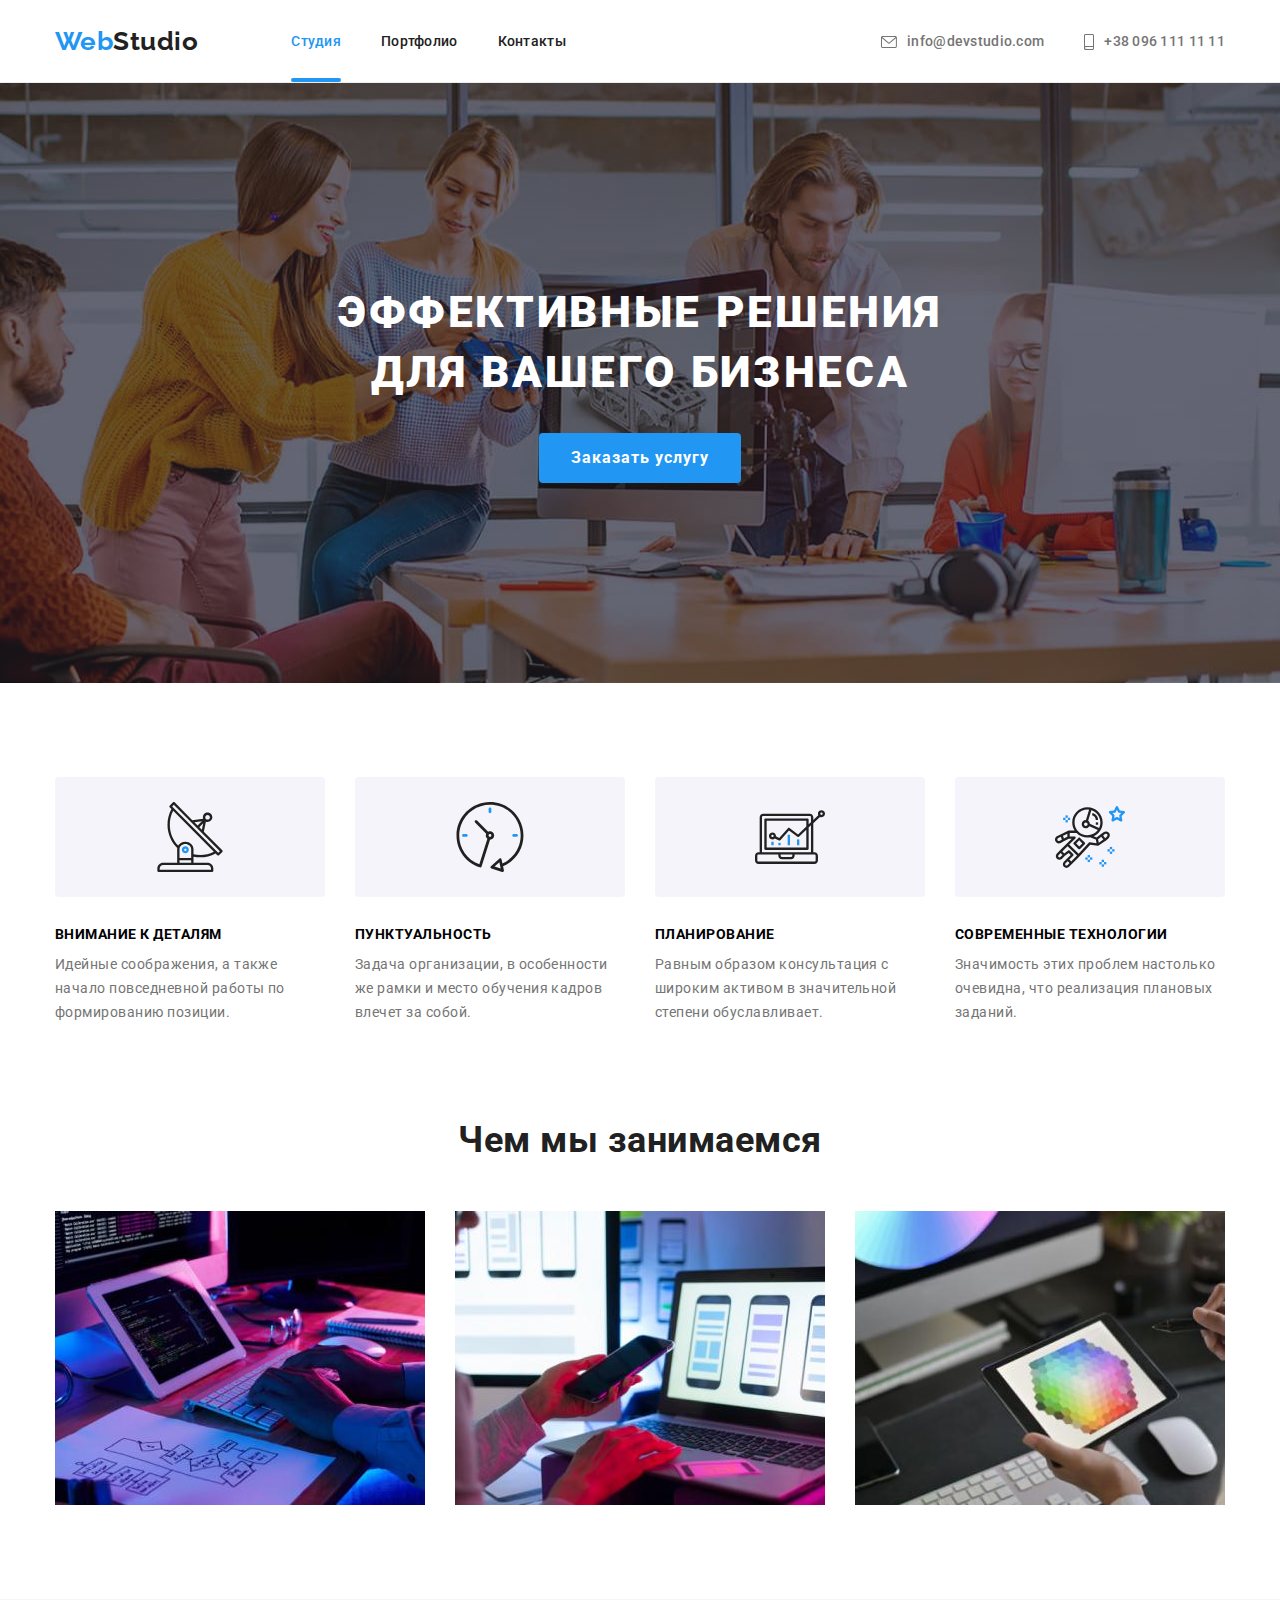
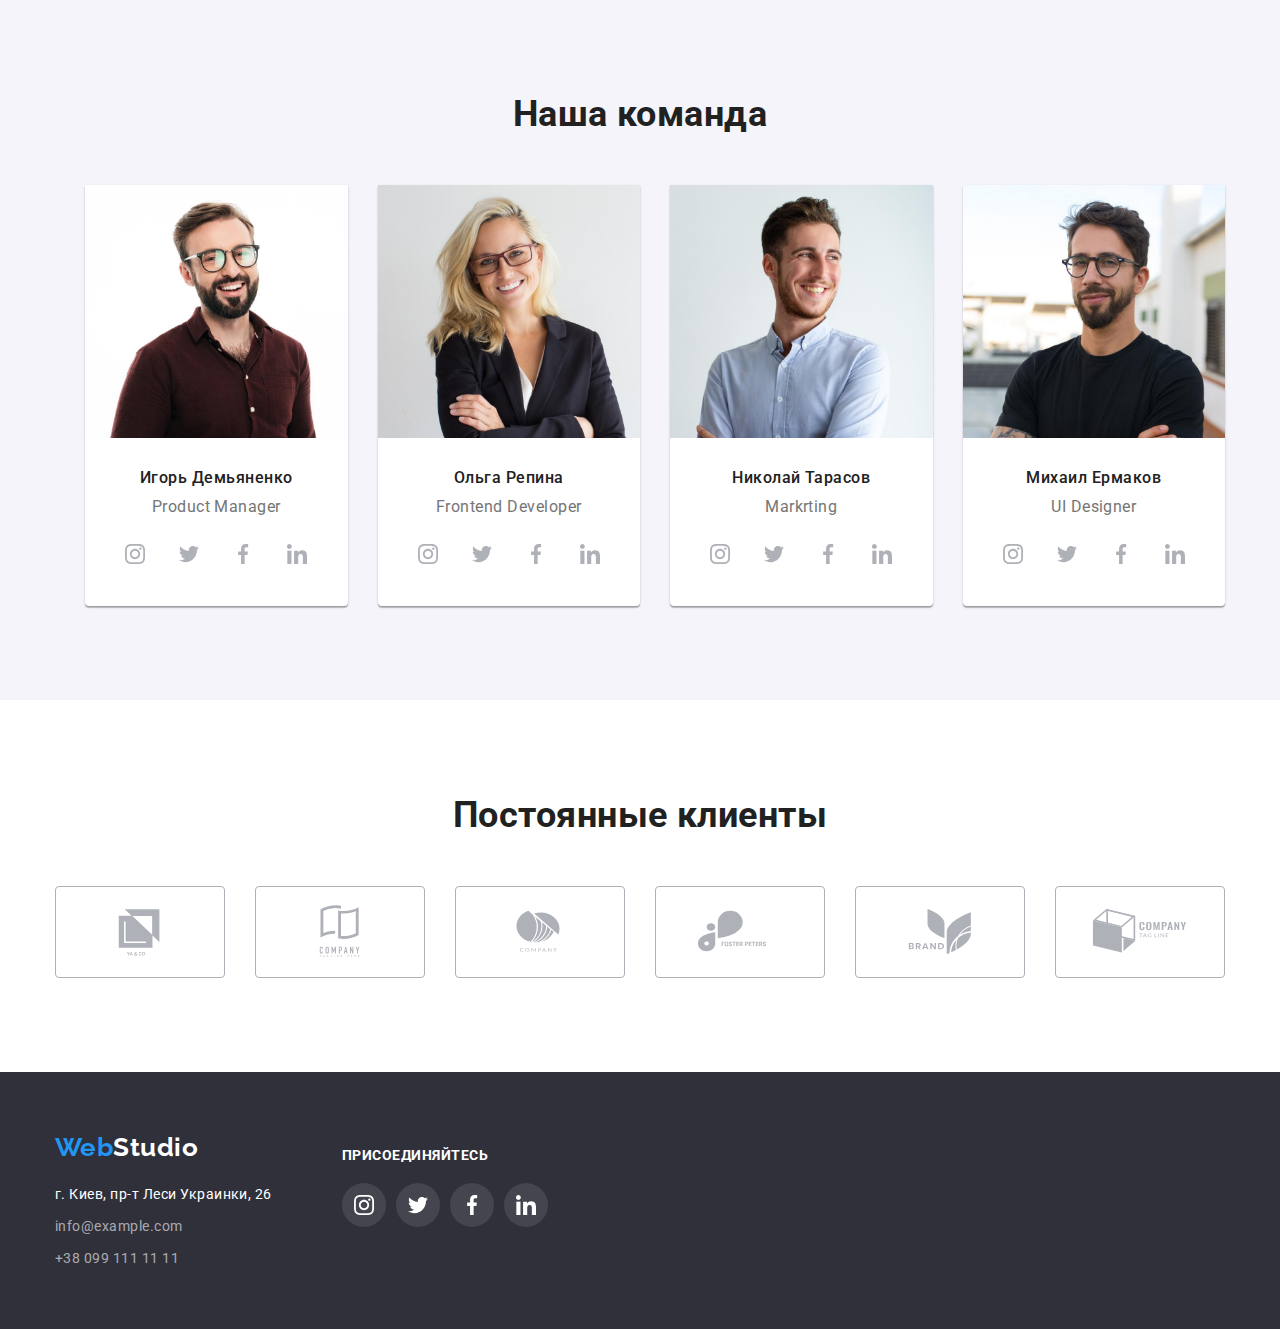
<file: index.html>
<!DOCTYPE html>
<html lang="ru">
  <head>
    <meta charset="UTF-8" />
    <meta http-equiv="X-UA-Compatible" content="IE=edge" />
    <meta name="viewport" content="width=device-width, initial-scale=1.0" />
    <title>Document</title>
    <link rel="preconnect" href="https://fonts.googleapis.com" />
    <link rel="preconnect" href="https://fonts.gstatic.com" crossorigin />

    <!-- External Styles table  -->

    <link
      href="https://fonts.googleapis.com/css2?family=Raleway:wght@700&family=Roboto:wght@400;500;700;900&display=swap"
      rel="stylesheet"
    />
    <link
      href="https://cdnjs.cloudflare.com/ajax/libs/modern-normalize/1.1.0/modern-normalize.css"
      rel="stylesheet"
    />
    <link rel="stylesheet" href="./css/styles.css" />
  </head>
  <body>

    <!--              Хедер навигация            -->

  <header class="header header-border">
      <div class="container header-container">
        <nav class="header-navigation">
          <a href="index.html" class="header-logo link accent"
            >Web<span class="header-logo-text">Studio</span></a>
          <ul class="header-list list">
            <li class="header-item">
              <a class="header-link link current currentLink" href="./index.html"
                >Студия</a>
            </li>
            <li class="header-item">
              <a class="header-link link" href="./portfolio.html">Портфолио</a>
            </li>
            <li class="header-item">
              <a class="header-link link" href="">Контакты</a>
            </li>
          </ul>
        </nav>

        <!--             хедер контакты                    -->

        <div class="header-contact">
            <a href="mailto:info@devstudio.com" class="header-contacts-link link accent">
              <svg class="header-icon" width="16" height="12">
              <use href="./images/sprite.svg#icon-envelope-hover"></use>
                </svg>info@devstudio.com</a>
            <a
            class="header-contacts-link link tel-color"
            href="tel:+380961111111"
            >
            <svg class="header-icon" width="10" height="16">
            <use href="./images/sprite.svg#icon-smartphone"></use>
              </svg>+38 096 111 11 11</a
          >
        </div>
      </div>
  </header>

    <!--                  Hero                   -->

    <main>
      <section class="hero">
        <div class="container">
          <h1 class="hero-title">Эффективные решения для вашего бизнеса</h1>
          <button class="header-btn btn" data-modal-open type="button">Заказать услугу</button>
        </div>
      </section>

      <!--             секция "наши особенности"       -->

      <section class="feature section">
        <div class="container">
          <ul class="feature-title-list list">
            <li class="feature-title-item">
              <div class="feature-icon-block">
                      <svg class="feature-icon" width="70" height="70">
                      <use href="./images/sprite.svg#icon-antenna"></use>
                      </svg
                  ></a>
              </div>
              <h3 class="feature-title">Внимание к деталям</h3>
              <p class="feature-title-text">
                Идейные соображения, а также начало повседневной работы по
                формированию позиции.
              </p>
            </li>
            <li class="feature-title-item">
              <div class="feature-icon-block">
                      <svg class="feature-icon" width="70" height="70">
                      <use href="./images/sprite.svg#icon-clock"></use>
                      </svg
                  >
              </div>
              <h3 class="feature-title">Пунктуальность</h3>
              <p class="feature-title-text">
                Задача организации, в особенности же рамки и место обучения
                кадров влечет за собой.
              </p>
            </li>
            <li class="feature-title-item">
              <div class="feature-icon-block">
                      <svg class="feature-icon" width="70" height="70">
                      <use href="./images/sprite.svg#icon-diagram"></use>
                      </svg
                  >
              </div>
              <h3 class="feature-title">Планирование</h3>
              <p class="feature-title-text">
                Равным образом консультация с широким активом в значительной
                степени обуславливает.
              </p>
            </li>
            <li class="feature-title-item">
              <div class="feature-icon-block">
                      <svg class="feature-icon" width="70" height="70">
                      <use href="./images/sprite.svg#icon-astronaut"></use>
                      </svg
                  >
              </div>
              <h3 class="feature-title">Современные технологии</h3>
              <p class="feature-title-text">
                Значимость этих проблем настолько очевидна, что реализация
                плановых заданий.
              </p>
            </li>
          </ul>
        </div>
      </section>

      <!--     секция "чем мы занимаемся"        -->

      <section class="our-technology section">
        <div class="container">

          <h2 class="our-technology-title">Чем мы занимаемся</h2>
          <ul class="our-technology-list">

            <li class="our-technology-item list">
              <img
                src="./images/box-1.jpg"
                alt="печатаем код 1"
                width="370"
                height="294"
              />
            </li>
            <li class="our-technology-item list">
              <img
                src="./images/box-2.jpg"
                alt="печатаем код 2"
                width="370"
                height="294"
              />
            </li>
            <li class="our-technology-item list">
              <img
                src="./images/box-3.jpg"
                alt="печатаем код 3"
                width="370"
                height="294"
              />
            </li>
          </ul>
        </div>
      </section>

      <!--     секция "наша команда"        -->

      <section class="our-commands section">
        <div class="container">
          <h2 class="our-commands-title">Наша команда</h2>
          <ul class="our-commands-list list">
            <li class="our-commands-item commands-border">
              <img
                src="./images/img-1.jpg"
                alt="Игорь Демьяненко"
                width="270"
                height="260"
              />
              <div class="our-comands-bottom">
                <h3 class="our-commands-name">Игорь Демьяненко</h3>
                <p lang="en" class="our-commands-workspace">Product Manager</p>
                <ul class="our-commands-list social-list list">
                  <li class="social-item">
                    <a href="" class="social-link link">
                      <svg class="social-icon" width="20" height="20">
                        <use href="./images/sprite.svg#icon-instagram"></use>
                      </svg>
                    </a>
                  </li>
                  <li class="social-item">
                    <a href="" class="social-link link">
                      <svg class="social-icon" width="20" height="20">
                        <use href="./images/sprite.svg#icon-twitter"></use></svg>
                    </a>
                  </li>
                  <li class="social-item">
                    <a href="" class="social-link link">
                      <svg class="social-icon" width="20" height="20">
                        <use
                          href="./images/sprite.svg#icon-facebook"
                        ></use></svg
                    ></a>
                  </li>
                  <li class="social-item">
                    <a href="" class="social-link link">
                      <svg class="social-icon" width="20" height="20">
                        <use
                          href="./images/sprite.svg#icon-linkedin"
                        ></use></svg
                    ></a>
                  </li>
                </ul>
              </div>
            </li>
            <li class="our-commands-item commands-border">
              <img
                src="./images/img-2.jpg"
                alt="Ольга Репина"
                width="270"
                height="260"
              />
              <h3 class="our-commands-name">Ольга Репина</h3>
              <p lang="en" class="our-commands-workspace">Frontend Developer</p>
              <ul class="our-commands-list social-list list">
                <li class="social-item">
                  <a href="" class="social-link link">
                    <svg class="social-icon" width="20" height="20">
                      <use href="./images/sprite.svg#icon-instagram"></use>
                    </svg>
                  </a>
                </li>
                <li class="social-item">
                  <a href="" class="social-link link">
                    <svg class="social-icon" width="20" height="20">
                      <use href="./images/sprite.svg#icon-twitter"></use></svg
                  ></a>
                </li>

                <li class="social-item">
                  <a href="" class="social-link link">
                    <svg class="social-icon" width="20" height="20">
                      <use href="./images/sprite.svg#icon-facebook"></use></svg
                  ></a>
                </li>

                <li class="social-item">
                  <a href="" class="social-link link">
                    <svg class="social-icon" width="20" height="20">
                      <use href="./images/sprite.svg#icon-linkedin"></use></svg
                  ></a>
                </li>

              </ul>
            </li>

            <li class="our-commands-item commands-border">
              <img
                src="./images/img-3.jpg"
                alt="Николай Тарасов"
                width="270"
                height="260"
              />
              <h3 class="our-commands-name">Николай Тарасов</h3>
              <p lang="en" class="our-commands-workspace">Markrting</p>
              <ul class="our-commands-list social-list list">

                <li class="social-item">
                  <a href="" class="social-link link">
                    <svg class="social-icon" width="20" height="20">
                      <use href="./images/sprite.svg#icon-instagram"></use>
                    </svg>
                  </a>
                </li>

                <li class="social-item">
                  <a href="" class="social-link link">
                    <svg class="social-icon" width="20" height="20">
                      <use href="./images/sprite.svg#icon-twitter"></use></svg
                  ></a>
                </li>


                <li class="social-item">
                  <a href="" class="social-link link">
                    <svg class="social-icon" width="20" height="20">
                      <use href="./images/sprite.svg#icon-facebook"></use></svg
                  ></a>
                </li>

                <li class="social-item">
                  <a href="" class="social-link link">
                    <svg class="social-icon" width="20" height="20">
                      <use href="./images/sprite.svg#icon-linkedin"></use></svg
                  ></a>
                </li>

              </ul>
            </li>

            <li class="our-commands-item commands-border">
              <img
                src="./images/img-4.jpg"
                alt="Михаил Ермаков"
                width="270"
                height="260"
              />
              <h3 class="our-commands-name">Михаил Ермаков</h3>
              <p lang="en" class="our-commands-workspace">UI Designer</p>

              <ul class="our-commands-list social-list list">

                <li class="social-item">
                  <a href="" class="social-link link">
                    <svg class="social-icon" width="20" height="20">
                      <use href="./images/sprite.svg#icon-instagram"></use>
                    </svg>
                  </a>
                </li>

                <li class="social-item">
                  <a href="" class="social-link link">
                    <svg class="social-icon" width="20" height="20">
                      <use href="./images/sprite.svg#icon-twitter"></use></svg
                  ></a>
                </li>

                <li class="social-item">
                  <a href="" class="social-link link">
                    <svg class="social-icon" width="20" height="20">
                      <use href="./images/sprite.svg#icon-facebook"></use></svg
                  ></a>
                </li>

                <li class="social-item">
                  <a href="" class="social-link link">
                    <svg class="social-icon" width="20" height="20">
                      <use href="./images/sprite.svg#icon-linkedin"></use></svg
                  ></a>
                </li>

              </ul>
            </li>
          </ul>
        </div>
      </section>
      <!-- Постоянные клиенты . regular-clients sections-->
        <section class="regular-clients section">
        <div class="container">

          <h2 class="regular-clients-title">Постоянные клиенты</h2>

            <ul class="regular-clients-list list">
              <li class="regular-clients-item">
                      <button class="regular-clients-link regular-clients-icon" type="button">
                        <svg width="106" height="60">
                          <use href="./images/sprite.svg#icon-logo1"></use>
                        </svg>
                      </button>
              </li>

              <li class="regular-clients-item">
                      <button class="regular-clients-link regular-clients-icon" type="button">
                        <svg width="106" height="60">
                          <use href="./images/sprite.svg#icon-logo2"></use>
                        </svg>
                      </button>
              </li>

              <li class="regular-clients-item">
                      <button class="regular-clients-link regular-clients-icon" type="button">
                        <svg width="106" height="60">
                          <use href="./images/sprite.svg#icon-logo3"></use>
                        </svg>
                      </button>
              </li>

              <li class="regular-clients-item">
                      <button class="regular-clients-link regular-clients-icon" type="button">
                        <svg width="106" height="60">
                          <use href="./images/sprite.svg#icon-logo4"></use>
                        </svg>
                      </button>
              </li>

              <li class="regular-clients-item">
                      <button class="regular-clients-link regular-clients-icon" type="button">
                        <svg width="106" height="60">
                          <use href="./images/sprite.svg#icon-logo5"></use>
                        </svg>
                      </button>
              </li>

              <li class="regular-clients-item">
                      <button class="regular-clients-link regular-clients-icon" type="button">
                        <svg width="106" height="60">
                          <use href="./images/sprite.svg#icon-logo6"></use>
                        </svg>
                      </button>
              </li>

          </ul>
          </div>
        </section>

                  <!--  End Of Regular clients section -->

    </main>

    <!--       адреса, телефоны, мэйлы      -->

    <footer class="footer">
      <div class="container footer-contacts-wrap">
        <section class="contacts">
          <a href="./index.html" class="footer-logo link accent"
            >Web<span class="footer-logo-text">Studio</span></a>
          <address>
            <ul class="footer-list list">
              <li class="adress-ident">
                <a
                href="" class="adress link"
                  >г. Киев, пр-т Леси Украинки, 26</a>
              </li>

              <li class="adress-ident">
                <a
                  href="mailto:info@example.com"
                  class="footer-contact-link link"
                  >info@example.com</a>
                  </li>

              <li class="adress-ident">
                <a
                href="tel:+380991111111" class="footer-contact-link link"
                  >+38 099 111 11 11</a>
              </li>

            </ul>
          </address>
        </section>


        <section class="footer-social-section">
          <div class="footer-social-list">
            <p class="footer-contact-title">Присоединяйтесь</p>
            <ul class="our-commands-list social-list list">

              <li class="social-item">
                <a href="" class="social-link-footer link">
                  <svg class="social-icon-footer" width="20" height="20">
                    <use href="./images/sprite.svg#icon-instagram"></use>
                  </svg>
                </a>
              </li>

              <li class="social-item">
                <a href="" class="social-link-footer link">
                  <svg class="social-icon-footer" width="20" height="20">
                    <use href="./images/sprite.svg#icon-twitter"></use>
                  </svg
                ></a>
              </li>

              <li class="social-item">
                <a href="" class="social-link-footer link">
                  <svg class="social-icon-footer" width="20" height="20">
                    <use href="./images/sprite.svg#icon-facebook"></use>
                  </svg
                ></a>
              </li>

              <li class="social-item">
                <a href="" class="social-link-footer link">
                  <svg class="social-icon-footer" width="20" height="20">
                    <use href="./images/sprite.svg#icon-linkedin"></use>
                  </svg>
                </a>
              </li>

            </ul>
          </div>
        </section>

      </div>
    </footer>
    <div class="backdrop is-hidden" data-modal>
      <div class="modal">
          <button type="button" class="close-btn" data-modal-close>
            <svg class="close-black" width="18" height="18">
                    <use href="./images/sprite.svg#icon-close-black"></use>
                  </svg></button>
      </div>
    </div>
  <script src="./js/modal.js"></script>
  </body>
</html>
</file>
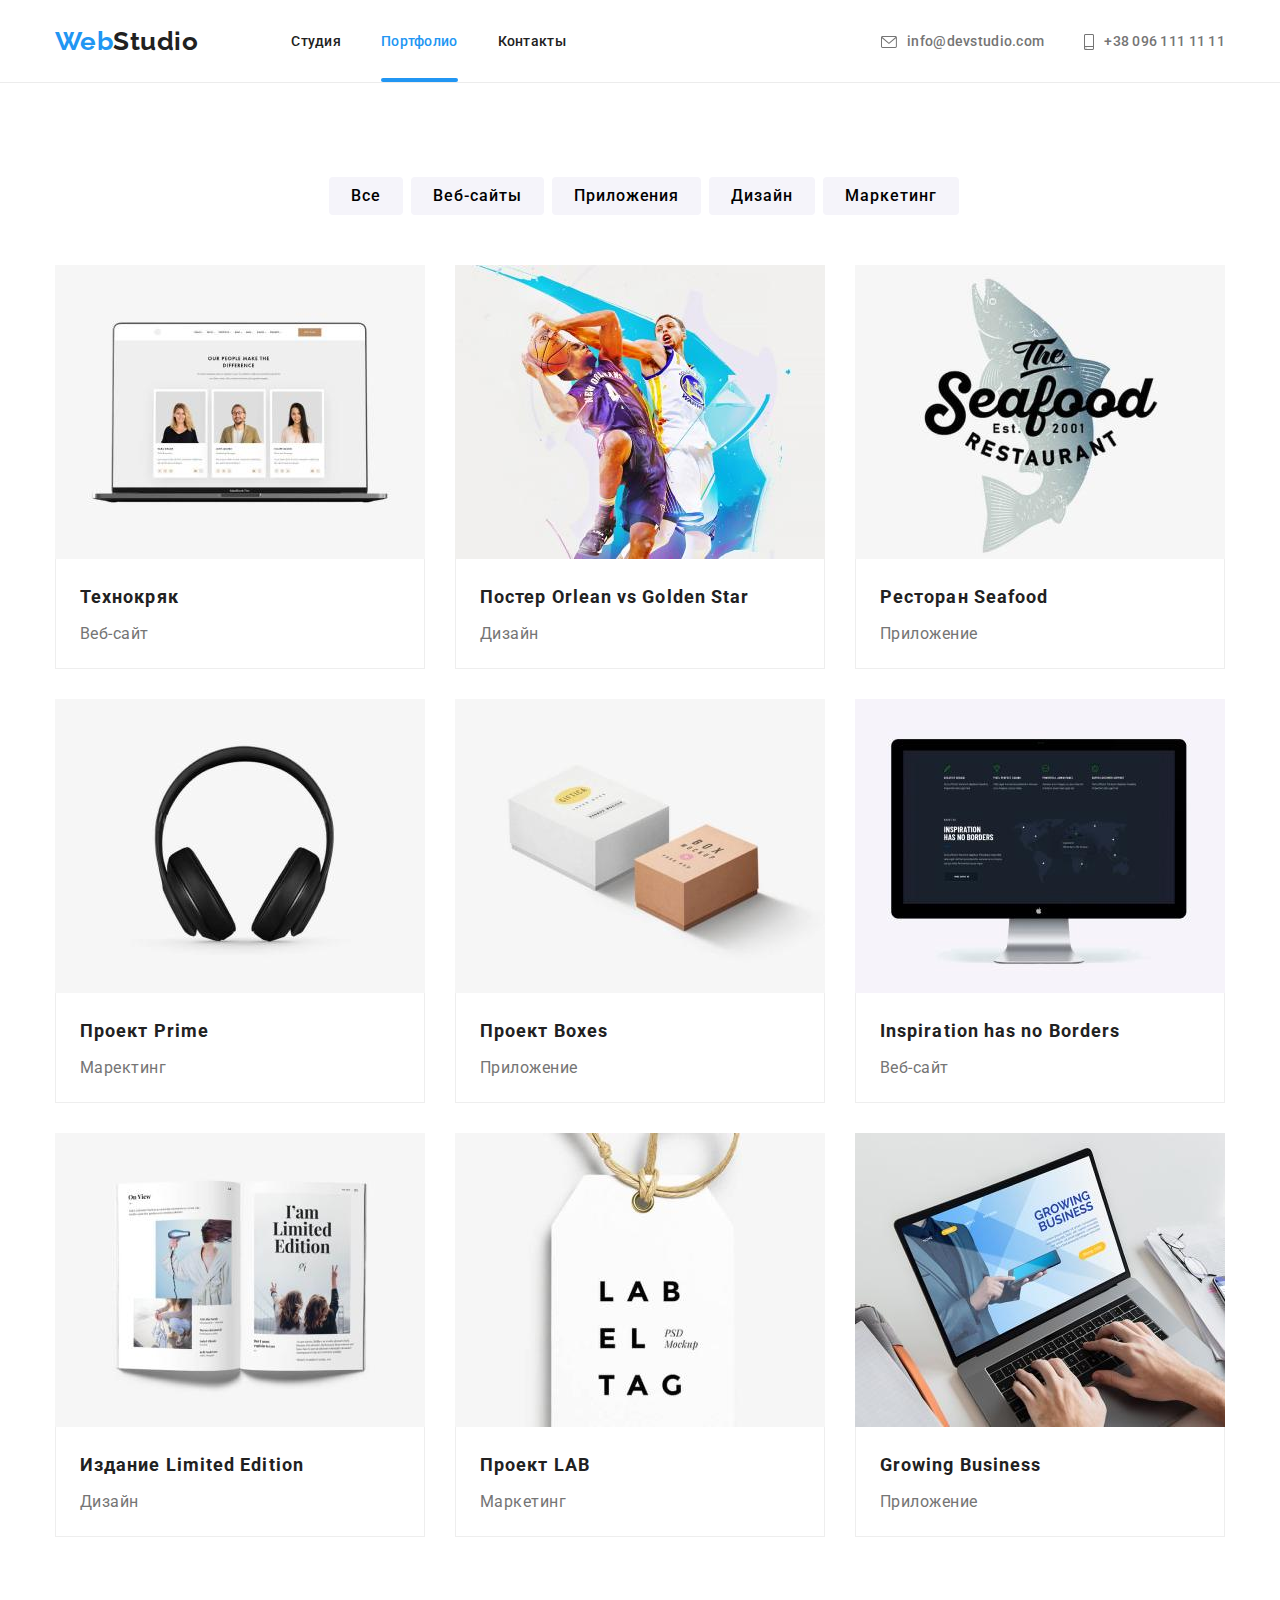
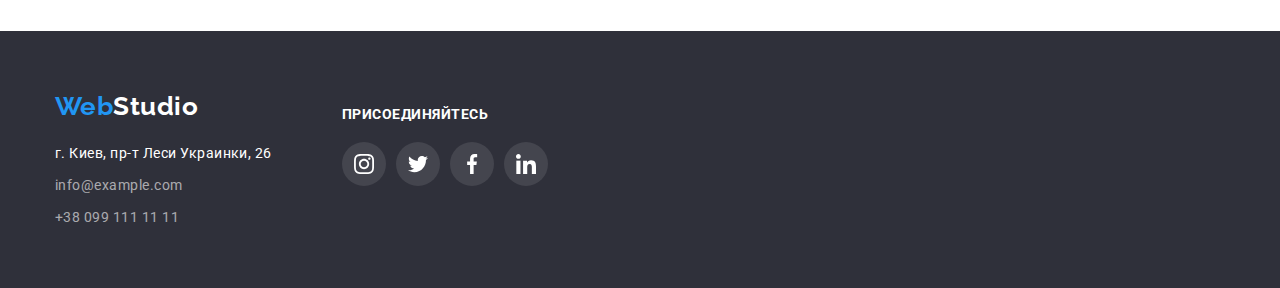
<file: portfolio.html>
<!DOCTYPE html>
<html lang="ru">
  <head>
    <meta charset="UTF-8" />
    <meta http-equiv="X-UA-Compatible" content="IE=edge" />
    <meta name="viewport" content="width=device-width, initial-scale=1.0" />

    <title>Document</title>
    <link rel="preconnect" href="https://fonts.googleapis.com" />
    <link rel="preconnect" href="https://fonts.gstatic.com" crossorigin />

    <!-- External Styles table  -->

    <link
      href="https://fonts.googleapis.com/css2?family=Raleway:wght@700&family=Roboto:wght@400;500;700;900&display=swap"
      rel="stylesheet"
    />
    <link
      href="https://cdnjs.cloudflare.com/ajax/libs/modern-normalize/1.1.0/modern-normalize.css"
      rel="stylesheet"
    />

    <!--End Of External Styles table  -->

    <link rel="stylesheet" href="./css/styles.css" />
  </head>
  <body>
    <!--              Хедер навигация            -->
    <header class="header header-border">
      <div class="container header-container">
        <nav class="header-navigation">
          <a href="index.html" class="header-logo link accent"
            >Web<span class="header-logo-text">Studio</span></a
          >
          <ul class="header-list list">
            <li class="header-item">
              <a class="header-link link" href="./index.html">Студия</a>
            </li>
            <li class="header-item">
              <a
                class="header-link link current currentLink"
                href="./portfolio.html"
                >Портфолио</a
              >
            </li>
            <li class="header-item">
              <a class="header-link link" href="">Контакты</a>
            </li>
          </ul>
        </nav>

        <!--             хедер контакты                    -->

        <div class="header-contact">
          <a
            href="mailto:info@devstudio.com"
            class="header-contacts-link link accent"
          >
            <svg class="header-icon" width="16" height="12">
              <use href="./images/sprite.svg#icon-envelope-hover"></use></svg
            >info@devstudio.com</a
          >
          <a
            class="header-contacts-link link tel-color"
            href="tel:+380961111111"
          >
            <svg class="header-icon" width="10" height="16">
              <use href="./images/sprite.svg#icon-smartphone"></use></svg
            >+38 096 111 11 11</a
          >
        </div>
      </div>
    </header>
    <main>
      <!--      Сеция - портфолио, наши проекты     -->

      <section class="section">
        <div class="container">
          <h2 class="visually-hidden">Как бы заголовок секции</h2>

          <!--       Блок кнопок секции портфолио        -->

          <ul class="portfolio-btn-list list">
            <li class="portfolio-btn-item">
              <button class="portfolio-btn btn-port" type="button">Все</button>
            </li>

            <li>
              <button class="portfolio-btn btn-port" type="button">
                Веб-сайты
              </button>
            </li>

            <li>
              <button class="portfolio-btn btn-port" type="button">
                Приложения
              </button>
            </li>

            <li>
              <button class="portfolio-btn btn-port" type="button">
                Дизайн
              </button>
            </li>

            <li>
              <button class="portfolio-btn btn-port" type="button">
                Маркетинг
              </button>
            </li>
          </ul>

          <!--           Список проектов               -->

          <ul class="our-projects-list list">
            <li class="our-projects-item">
              <div class="our-projects-wrapper">
                <img
                  src="./images/project-1.jpg"
                  alt="Технокряк"
                  width="370"
                  height="294"
                />
                <p class="projects-top-text">
                  Lorem ipsum dolor sit amet consectetur adipisicing elit.
                  Voluptatum dolorum dignissimos sit repellat rerum veniam ipsum
                  facere rem illo natus?
                </p>
              </div>
              <div class="cards-border">
                <h3 class="our-projects-name">Технокряк</h3>
                <p class="our-projects-description">Веб-сайт</p>
              </div>
            </li>

            <li class="our-projects-item">
              <div class="our-projects-wrapper">
                <img
                  src="./images/project-2.jpg"
                  alt="Технокряк"
                  width="370"
                  height="294"
                />
                <p class="projects-top-text">
                  Lorem ipsum dolor sit amet consectetur adipisicing elit.
                  Voluptatum dolorum dignissimos sit repellat rerum veniam ipsum
                  facere rem illo natus?
                </p>
              </div>
              <div class="cards-border">
                <h3 class="our-projects-name">
                  Постер <span lang="en">Orlean vs Golden Star</span>
                </h3>
                <p class="our-projects-description">Дизайн</p>
              </div>
            </li>

            <li class="our-projects-item">
              <div class="our-projects-wrapper">
                <img
                  src="./images/project-3.jpg"
                  alt="Технокряк"
                  width="370"
                  height="294"
                />
                <p class="projects-top-text">
                  Lorem ipsum dolor sit amet consectetur adipisicing elit.
                  Voluptatum dolorum dignissimos sit repellat rerum veniam ipsum
                  facere rem illo natus?
                </p>
              </div>
              <div class="cards-border">
                <h3 class="our-projects-name">
                  Ресторан <span lang="en">Seafood</span>
                </h3>
                <p class="our-projects-description">Приложение</p>
              </div>
            </li>

            <li class="our-projects-item">
              <div class="our-projects-wrapper">
                <img
                  src="./images/project-4.jpg"
                  alt="Технокряк"
                  width="370"
                  height="294"
                />
                <p class="projects-top-text">
                  Lorem ipsum dolor sit amet consectetur adipisicing elit.
                  Voluptatum dolorum dignissimos sit repellat rerum veniam ipsum
                  facere rem illo natus?
                </p>
              </div>
              <div class="cards-border">
                <h3 class="our-projects-name">
                  Проект <span lang="en">Prime</span>
                </h3>
                <p class="our-projects-description">Маректинг</p>
              </div>
            </li>

            <li class="our-projects-item">
              <div class="our-projects-wrapper">
                <img
                  src="./images/project-5.jpg"
                  alt="Технокряк"
                  width="370"
                  height="294"
                />
                <p class="projects-top-text">
                  Lorem ipsum dolor sit amet consectetur adipisicing elit.
                  Voluptatum dolorum dignissimos sit repellat rerum veniam ipsum
                  facere rem illo natus?
                </p>
              </div>
              <div class="cards-border">
                <h3 class="our-projects-name">
                  Проект <span lang="en">Boxes</span>
                </h3>
                <p class="our-projects-description">Приложение</p>
              </div>
            </li>

            <li class="our-projects-item">
              <div class="our-projects-wrapper">
                <img
                  src="./images/project-6.jpg"
                  alt="Технокряк"
                  width="370"
                  height="294"
                />
                <p class="projects-top-text">
                  Lorem ipsum dolor sit amet consectetur adipisicing elit.
                  Voluptatum dolorum dignissimos sit repellat rerum veniam ipsum
                  facere rem illo natus?
                </p>
              </div>
              <div class="cards-border">
                <h3 class="our-projects-name">
                  <span lang="en">Inspiration has no Borders</span>
                </h3>
                <p class="our-projects-description">Веб-сайт</p>
              </div>
            </li>

            <li class="our-projects-item">
              <div class="our-projects-wrapper">
                <img
                  src="./images/project-7.jpg"
                  alt="Технокряк"
                  width="370"
                  height="294"
                />
                <p class="projects-top-text">
                  Lorem ipsum dolor sit amet consectetur adipisicing elit.
                  Voluptatum dolorum dignissimos sit repellat rerum veniam ipsum
                  facere rem illo natus?
                </p>
              </div>
              <div class="cards-border">
                <h3 class="our-projects-name">
                  Издание <span lang="en">Limited Edition</span>
                </h3>
                <p class="our-projects-description">Дизайн</p>
              </div>
            </li>

            <li class="our-projects-item">
              <div class="our-projects-wrapper">
                <img
                  src="./images/project-8.jpg"
                  alt="Технокряк"
                  width="370"
                  height="294"
                />
                <p class="projects-top-text">
                  Lorem ipsum dolor sit amet consectetur adipisicing elit.
                  Voluptatum dolorum dignissimos sit repellat rerum veniam ipsum
                  facere rem illo natus?
                </p>
              </div>
              <div class="cards-border">
                <h3 class="our-projects-name">
                  Проект <span lang="en">LAB</span>
                </h3>
                <p class="our-projects-description">Маркетинг</p>
              </div>
            </li>

            <li class="our-projects-item">
              <div class="our-projects-wrapper">
                <img
                  src="./images/project-9.jpg"
                  alt="Технокряк"
                  width="370"
                  height="294"
                />
                <p class="projects-top-text">
                  Lorem ipsum dolor sit amet consectetur adipisicing elit.
                  Voluptatum dolorum dignissimos sit repellat rerum veniam ipsum
                  facere rem illo natus?
                </p>
              </div>
              <div class="cards-border">
                <h3 lang="en" class="our-projects-name">Growing Business</h3>
                <p class="our-projects-description">Приложение</p>
              </div>
            </li>
          </ul>
        </div>
      </section>
    </main>

    <!--    адреса, телефоны, мэйлы    -->

    <footer class="footer">
      <div class="container footer-contacts-wrap">
        <section class="contacts">
          <a href="./index.html" class="footer-logo link accent"
            >Web<span class="footer-logo-text">Studio</span></a
          >
          <address>
            <ul class="footer-list list">
              <li class="adress-ident">
                <a href="" class="adress link"
                  >г. Киев, пр-т Леси Украинки, 26</a
                >
              </li>

              <li class="adress-ident">
                <a
                  href="mailto:info@example.com"
                  class="footer-contact-link link"
                  >info@example.com</a
                >
              </li>

              <li class="adress-ident">
                <a href="tel:+380991111111" class="footer-contact-link link"
                  >+38 099 111 11 11</a
                >
              </li>
            </ul>
          </address>
        </section>

        <!--                  Секция контактов соцсетей              -->

        <section class="footer-social-section">
          <div class="footer-social-list">
            <p class="footer-contact-title">Присоединяйтесь</p>
            <ul class="our-commands-list social-list list">
              <li class="social-item">
                <a href="" class="social-link-footer link">
                  <svg class="social-icon-footer" width="20" height="20">
                    <use href="./images/sprite.svg#icon-instagram"></use>
                  </svg>
                </a>
              </li>

              <li class="social-item">
                <a href="" class="social-link-footer link">
                  <svg class="social-icon-footer" width="20" height="20">
                    <use href="./images/sprite.svg#icon-twitter"></use></svg
                ></a>
              </li>

              <li class="social-item">
                <a href="" class="social-link-footer link">
                  <svg class="social-icon-footer" width="20" height="20">
                    <use href="./images/sprite.svg#icon-facebook"></use></svg
                ></a>
              </li>

              <li class="social-item">
                <a href="" class="social-link-footer link">
                  <svg class="social-icon-footer" width="20" height="20">
                    <use href="./images/sprite.svg#icon-linkedin"></use></svg
                ></a>
              </li>
            </ul>
          </div>
        </section>
      </div>
    </footer>
  </body>
</html>
</file>
<file: css/styles.css>
:root {
  --primary-title-color: #ffffff;
  --backgound-color-base: #ffffff;
  --secondary-title-color: #212121;
  --primary-text-color: #757575;
  --secondary-text-color: #212121;
  --third-text-color: #757575;
  --accent-color: #2196f3;
  --header-text-color: #212121;
  --icon-color: #afb1b8;
  --card-set-gap: 30px;
  --card-shadow: 0px 2px 1px -1px rgba(0, 0, 0, 0.2),
    0px 1px 1px 0px rgba(0, 0, 0, 0.14), 0px 1px 3px 0px rgba(0, 0, 0, 0.12);
  --box-shadow: 0px 1px 3px rgba(0, 0, 0, 0.12), 0px 1px 1px rgba(0, 0, 0, 0.14),
    0px 2px 1px rgba(0, 0, 0, 0.2);
}

/* ---------- Сброс некоторых стилей ---------- */
p,
h1,
h2,
h3,
h4,
h5,
h6 {
  margin: 0;
}

ul {
  margin: 0;
  padding-left: 0;
}

img {
  display: block;
  max-width: 100%;
  height: auto;
}

body {
  font-family: "Roboto", sans-serif;
  letter-spacing: 0.03em;
  /* width: 1600px; */
}

/* ---------- Container and base style---------- */

.container {
  margin-left: auto;
  margin-right: auto;
  width: 1200px;
  padding-left: 15px;
  padding-right: 15px;
}

.section {
  padding-bottom: 94px;
  padding-top: 94px;
}

.link {
  text-decoration: none;
  transition: color 300ms linear, background-color 300ms linear;
}

.list {
  list-style: none;
}

.visually-hidden {
  position: absolute;
  width: 1px;
  height: 1px;
  margin: -1px;
  padding: 0;
  overflow: hidden;
  border: 0;
  clip: rect(0 0 0 0);
}

/* --------- Иконки соцсетей ----------------- */

.social-item {
  width: 44px;
  height: 44px;
}

.social-link {
  width: 100%;
  height: 100%;
  border-radius: 50%;
  display: flex;
  align-items: center;
  justify-content: center;
  background-color: var(--backgound-color-base);
  transition: background-color 300ms ease-in-out fill 300ms ease;
}

.social-link-footer {
  width: 100%;
  height: 100%;
  border-radius: 50%;
  background-color: rgba(255, 255, 255, 0.1);
  display: flex;
  align-items: center;
  justify-content: center;
  fill: var(--primary-title-color);
}

.social-link-footer:hover,
.social-link-footer:focus {
  background-color: var(--accent-color);
}

.social-link:hover,
.social-link:focus {
  background-color: var(--accent-color);
}

.social-link:hover .social-icon,
.social-link:focus .social-icon {
  fill: #ffffff;
}

.social-icon {
  fill: var(--icon-color);
  border: 1px;
}

.social-icon-footer {
  fill: #ffffff;
}

.social-list {
  margin: 0 auto;
  display: flex;
  justify-content: center;
}

.social-item + .social-item {
  margin-left: 10px;
}

/* ---------- Header ---------- */

.header {
  width: 100%;
  display: flex;
  align-items: center;
}

.header-container {
  display: flex;
  align-items: center;
}

.header-navigation {
  display: flex;
  align-items: center;
}

.header-item {
  padding-bottom: 32px;
  padding-top: 32px;
  position: relative;
}

.header-list {
  display: flex;
  align-items: center;
}

.header-item:not(:last-child) {
  margin-right: 40px;
}

.header-contact {
  margin-left: auto;
  display: flex;
  align-items: center;
  padding-bottom: 32px;
  padding-top: 32px;
}

.header-contacts-link {
  font-weight: 500;
  font-size: 14px;
  line-height: calc(16 / 14);
  letter-spacing: 0.02em;
  color: var(--primary-text-color);
}

.header-contacts-link:not(:last-child) {
  margin-right: 40px;
}

.header-contacts-link:hover,
.header-contacts-link:focus {
  color: var(--accent-color);
}

.header-link {
  font-weight: 500;
  font-size: 14px;
  line-height: 1.14;
  letter-spacing: 0.02em;
  color: var(--header-text-color);
  transition: color 300ms linear;
  /* position: relative; */
}

.header-link:hover,
.header-link:focus {
  color: var(--accent-color);
}

.currentLink {
  color: var(--accent-color);
}

.header-icon {
  vertical-align: middle;
  margin-right: 10px;
  fill: var(--primary-text-color);
}

.header-contacts-link:hover .header-icon,
.header-contacts-link:focus .header-icon {
  fill: var(--accent-color);
}

.current::after {
  content: "";
  position: absolute;
  width: 100%;
  height: 4px;
  border-radius: 2px;
  background-color: var(--accent-color);
  display: block;
  bottom: 0;
}

/* ----------Header Logo ---------- */

.header-logo {
  margin-right: 93px;
  font-family: Raleway;
  font-weight: 700;
  font-size: 26px;
  line-height: 1.19;
  color: var(--accent-color);
  transition: color 300ms linear, background-color 300ms linear;
}

.header-logo:hover,
.header-logo:focus {
  color: #000000;
}

.header-logo-text {
  color: var(--header-text-color);
  transition: color 300ms linear, background-color 300ms linear;
}

.header-logo:hover .header-logo-text,
.header-logo:focus .header-logo-text {
  color: var(--accent-color);
}

/* ---------- Hero Section ---------- */

.hero {
  max-width: 1600px;
  margin: 0 auto;
  background: #2f303a;
  background-image: linear-gradient(
      rgba(47, 48, 58, 0.4),
      rgba(47, 48, 58, 0.4)
    ),
    url(..//images/herobg.jpg);
  background-repeat: no-repeat;
  background-position: center;
  background-size: cover;
  padding-bottom: 200px;
  padding-top: 200px;
}

.hero-title {
  margin: 0 auto;
  max-width: 696px;
  margin-bottom: 30px;
  font-weight: 900;
  font-size: 44px;
  line-height: 1.36;
  text-align: center;
  letter-spacing: 0.06em;
  text-transform: uppercase;
  color: var(--primary-title-color);
}

/* ---------- Button ---------- */

.btn {
  padding: 10px 32px;
  font-family: inherit;
  font-weight: 700;
  font-size: 16px;
  line-height: 1.87;
  display: flex;
  align-items: center;
  text-align: center;
  letter-spacing: 0.06em;
  background: var(--accent-color);
  border: none;
  border-radius: 4px;
  /* max-width: 200px; */
  /* height: 50px; */
  cursor: pointer;
  transition: color 300ms linear, background-color 300ms linear,
    box-shadow 300ms linear;
}

.header-btn {
  margin: 0 auto;
  color: #ffffff;
}

.header-btn:hover,
.header-btn:focus {
  color: var(--accent-color);
  background: var(--backgound-color-base);
}

/* ---------- Feature Section ---------- */
.feature {
  align-items: center;
  padding-bottom: 47px;
}

.feature-title {
  font-weight: 700;
  font-size: 14px;
  line-height: 1.14;
  text-transform: uppercase;
}

.feature-title-list {
  display: flex;
  align-items: center;
  margin-left: -30px;
}

.feature-title-item {
  width: 270px;
  margin-left: 30px;
  flex-basis: calc(100% / 4 - 30px);
}

.feature-title-text {
  padding-top: 10px;
  width: 270px;
  font-size: 14px;
  line-height: 1.71;
  color: var(--primary-text-color);
}

.feature-icon-block {
  width: 270px;
  height: 120px;
  background: #f5f4fa;
  border-radius: 4px;
  display: block;
  margin-bottom: 30px;
  display: flex;
  align-items: center;
  justify-content: center;
}

.feature-icon {
  display: block;
}

/* ---------- Our Technology ---------- */

.our-technology {
  /* padding-bottom: 94px; */
  padding-top: 47px;
}

.our-technology-title {
  font-weight: 700;
  font-size: 36px;
  line-height: 1.17;
  text-align: center;
  color: var(--secondary-title-color);
  margin-bottom: 50px;
}

.our-technology-list {
  display: flex;
  flex-wrap: wrap;
  margin-left: -30px;
  /* margin-top: -30px; */
}

.our-technology-item {
  flex-basis: calc(100% / 3 - 30px);
  margin-left: 30px;
  /* margin-top: 30px; */
}

/* ---------- Our Commands ---------- */

.our-commands {
  width: auto;
  background-color: #f5f4fa;
}

.our-commands-title,
.our-technology-title,
.regular-clients-title {
  font-weight: 700;
  font-size: 36px;
  line-height: 1.17;
  text-align: center;
  margin-bottom: 50px;
  color: var(--secondary-title-color);
}

.commands-border {
  background-color: var(--backgound-color-base);
  box-shadow: var(--box-shadow);
  border-radius: 0px 0px 4px 4px;
}

.our-commands-list {
  display: flex;
  flex-wrap: wrap;
}

.our-commands-item {
  margin: 0 auto;
  flex-basis: calc(100% / 4 - 30px);
  margin-left: 30px;
}
.our-comands-bottom {
  padding-bottom: 30px;
}

.our-commands-name {
  padding-top: 30px;
  padding-bottom: 10px;

  font-weight: 500;
  font-size: 16px;
  line-height: 1.19;
  text-align: center;
  color: var(--secondary-text-color);
}

.our-commands-workspace {
  font-size: 16px;
  line-height: 1.19;
  text-align: center;
  color: var(--third-text-color);
  margin-bottom: 16px;
}

/*  ----------- Постоянные клиенты --------------        */

.regular-clients-list {
  display: flex;
  align-items: center;
  flex-wrap: wrap;
  margin-left: -30px;
}

.regular-clients-item {
  width: 170px;
  margin-left: 30px;
  flex-basis: calc(100% / 6 - 30px);
}

.regular-clients-link {
  width: 100%;
  height: 92px;
  display: flex;
  align-items: center;
  justify-content: center;
  background-color: var(--backgound-color-base);
  border: 1px solid var(--icon-color);
  border-radius: 4px;
  cursor: pointer;
  transition: border-color 1300ms ease-in-out;
}

.regular-clients-link:hover,
.regular-clients-link:focus {
  fill: var(--accent-color);
  border-color: var(--accent-color);
}

.regular-clients-icon {
  fill: var(--icon-color);
  transition: fill 300ms ease-in-out;
}

/* ---------- Footer ---------- */

.footer {
  padding-top: 60px;
  padding-bottom: 50px;
  background-color: #2f303a;
  width: auto;
}

.adress-ident {
  padding-bottom: 8px;
}

.footer-list {
  padding-top: 20px;
}

.footer-logo {
  font-family: Raleway;
  font-weight: 700;
  font-size: 26px;
  line-height: 1.19;
  color: var(--accent-color);
}

.footer-logo:hover,
.footer-logo:focus {
  color: var(--primary-title-color);
}

.footer-logo-text {
  color: #ffffff;
  transition: color 300ms linear;
}

.footer-logo:hover .footer-logo-text,
.footer-logo:focus .footer-logo-text {
  color: var(--accent-color);
}

.adress {
  font-style: normal;
  font-weight: normal;
  font-size: 14px;
  line-height: 1.71;
  color: #ffffff;
}

.adress:hover,
.adress:focus {
  color: var(--accent-color);
}

.footer-contacts-wrap {
  display: flex;
}

.footer-contact-link {
  font-style: normal;
  font-size: 14px;
  line-height: 1.71;
  color: rgba(255, 255, 255, 0.6);
  padding-bottom: 9px;
}

.footer-contact-link:hover,
.footer-contact-link:focus {
  color: var(--accent-color);
}

.footer-contact-title {
  margin-bottom: 20px;
  padding-top: 15px;
  font-weight: 700;
  font-size: 14px;
  line-height: calc(16 / 14);
  text-transform: uppercase;
  color: #ffffff;
}

.contacts {
  margin-right: 70px;
}

.footer-social-section {
  display: flex;
}

/*  --------- End of Footer  -------------- */

/* ---------- Portfolio ---------- */

.header-border {
  border-bottom: 1px solid #ececec;
}

.btn-port {
  font-family: inherit;
  font-weight: 500;
  font-size: 16px;
  line-height: 1.87;
  display: flex;
  align-items: center;
  text-align: center;
  letter-spacing: 0.06em;
  background: #f5f4fa;
  border: none;
  cursor: pointer;
  transition: color 300ms linear, background-color 300ms linear,
    box-shadow 300ms linear;
}

.btn-port:hover {
  color: var(--accent-color);
  box-shadow: var(--box-shadow);
}

.portfolio-btn {
  color: #000000;
  display: flex;
  height: 38px;
  margin-left: 8px;
  border-radius: 4px;
  padding: 6px 22px;
}

.portfolio-btn:hover,
.portfolio-btn:focus {
  color: #ffffff;
  background: var(--accent-color);
}

/* .portfolio-btn-item {
} */

.portfolio-btn-list {
  margin: 0 auto;
  display: flex;
  justify-content: center;
  margin-bottom: 50px;
}

.our-projects-list {
  display: flex;
  flex-wrap: wrap;
  margin-left: -30px;
  margin-bottom: -30px;
}

.our-projects-item {
  display: block;
  margin-left: 30px;
  flex-basis: calc(100% / 3 - 30px);
  margin-bottom: 30px;
  transition: box-shadow 300ms linear;
}

.our-projects-item:hover,
.our-projects-item:focus {
  box-shadow: var(--box-shadow);
  transform: translateY(0);
}

.our-projects-item:hover .projects-top-text,
.our-projects-item:focus .projects-top-text {
  box-shadow: var(--box-shadow);
  transform: translateY(0);
  filter: drop-shadow(0px 4px 4px rgba(0, 0, 0, 0.25));
}

/* ---------- Portfolio Our Projects---------- */

.our-projects-wrapper {
  position: relative;
  overflow: hidden;
}

.projects-top-text {
  font-size: 16px;
  color: var(--primary-title-color);
  line-height: 1.5;
  padding: 20px;
  background-color: var(--accent-color);
  position: absolute;
  top: 0;
  left: 0;
  height: 100%;
  transform: translateY(100%);
  transition: transform 300ms linear;
}

.our-projects-name {
  font-weight: 700;
  font-size: 18px;
  line-height: 2;
  letter-spacing: 0.06em;
  color: var(--secondary-text-color);
  padding-bottom: 4px;
}

.our-projects-description {
  font-size: 16px;
  line-height: 1.87;
  color: var(--third-text-color);
}

.cards-border {
  padding: 20px 24px;
  width: 370px;
  height: 110px;
  flex-wrap: wrap;
  border-right: 1px solid #eeeeee;
  border-left: 1px solid #eeeeee;
  border-bottom: 1px solid #eeeeee;
  border-top: 0;
}

.backdrop {
  position: fixed;
  width: 100vw;
  height: 100vh;
  background-color: rgba(0, 0, 0, 0.2);
  top: 0;
  display: flex;
  align-items: center;
  justify-content: center;
  transition: opacity 300ms ease-in-out, visibility 300ms ease-in-out;
}

.backdrop.is-hidden {
  opacity: 0;
  visibility: 0;
  pointer-events: none;
}

.backdrop.is-hidden .modal {
  transform: scale(2) rotate(1440deg);
}

.modal {
  width: 500px;
  min-height: 600px;
  background-color: #fff;
  border-radius: 10px;
  position: relative;
  transform: scale(1) rotate(0);
  transition: transform 300ms ease;
}

.close-btn {
  position: absolute;
  right: 10px;
  top: 10px;
  width: 30px;
  height: 30px;
  border-radius: 50%;
  background-color: transparent;
  border: 1px solid rgba(0, 0, 0, 0.1);
  display: flex;
  align-items: center;
  justify-content: center;
}
</file>
